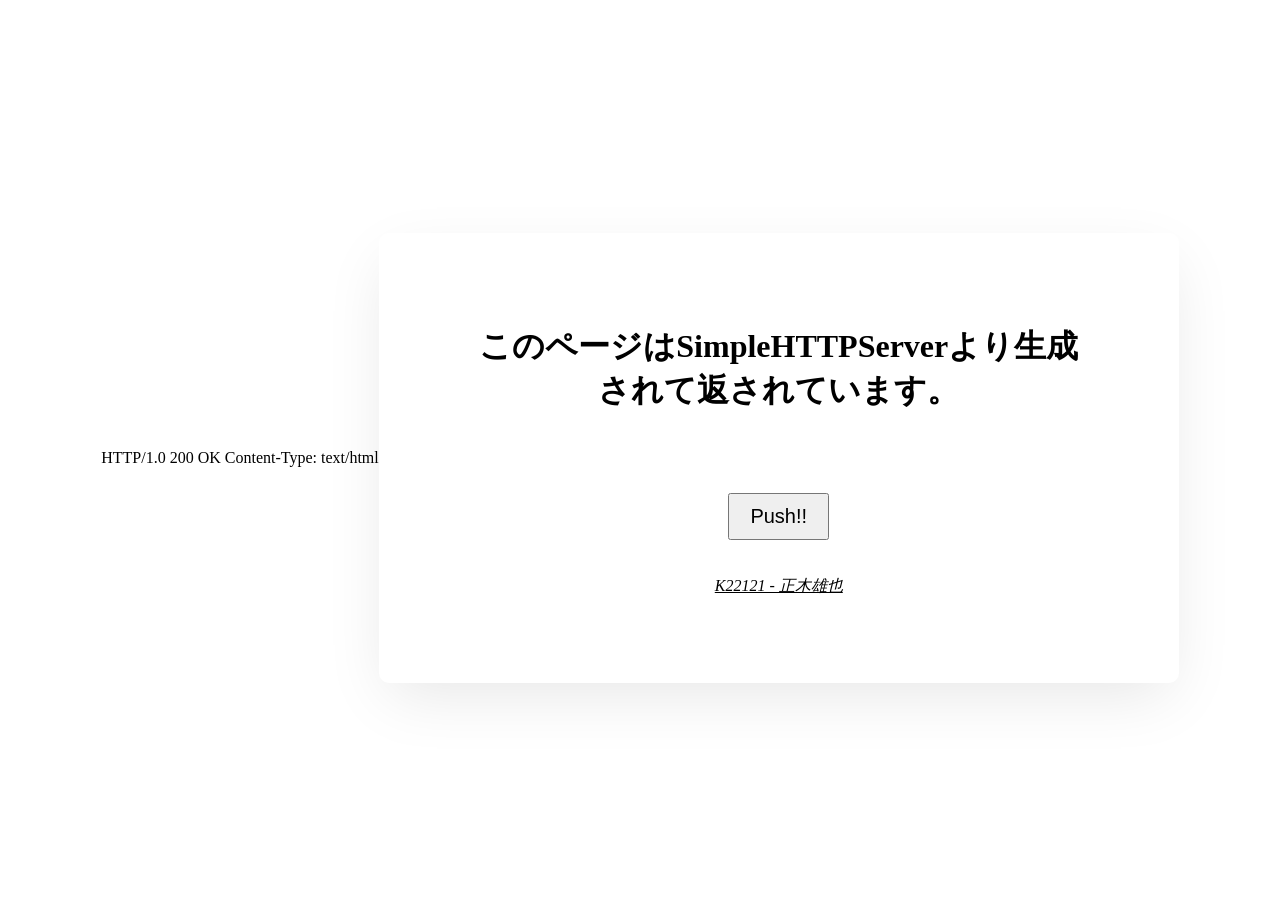
<file: 13/SimpleHTTPServer/www/index.html>
HTTP/1.0 200 OK
Content-Type: text/html

<!DOCTYPE html>
<html lang="ja">

<head>
    <meta name="viewport" content="width=device-width, initial-scale=1">
    <meta charset="UTF-8">
    <title>SimpleHTTPServer</title>
    <link rel="stylesheet" href="style.css">
</head>

<body>
    <main>
        <h1>このページはSimpleHTTPServerより生成されて返されています。</h1>
        <p><button class="fire">Push!!</button></p>
        <p class="copyright">K22121 - 正木雄也</p>
    </main>
    <script src="script.js"></script>
</body>
</html>
</file>
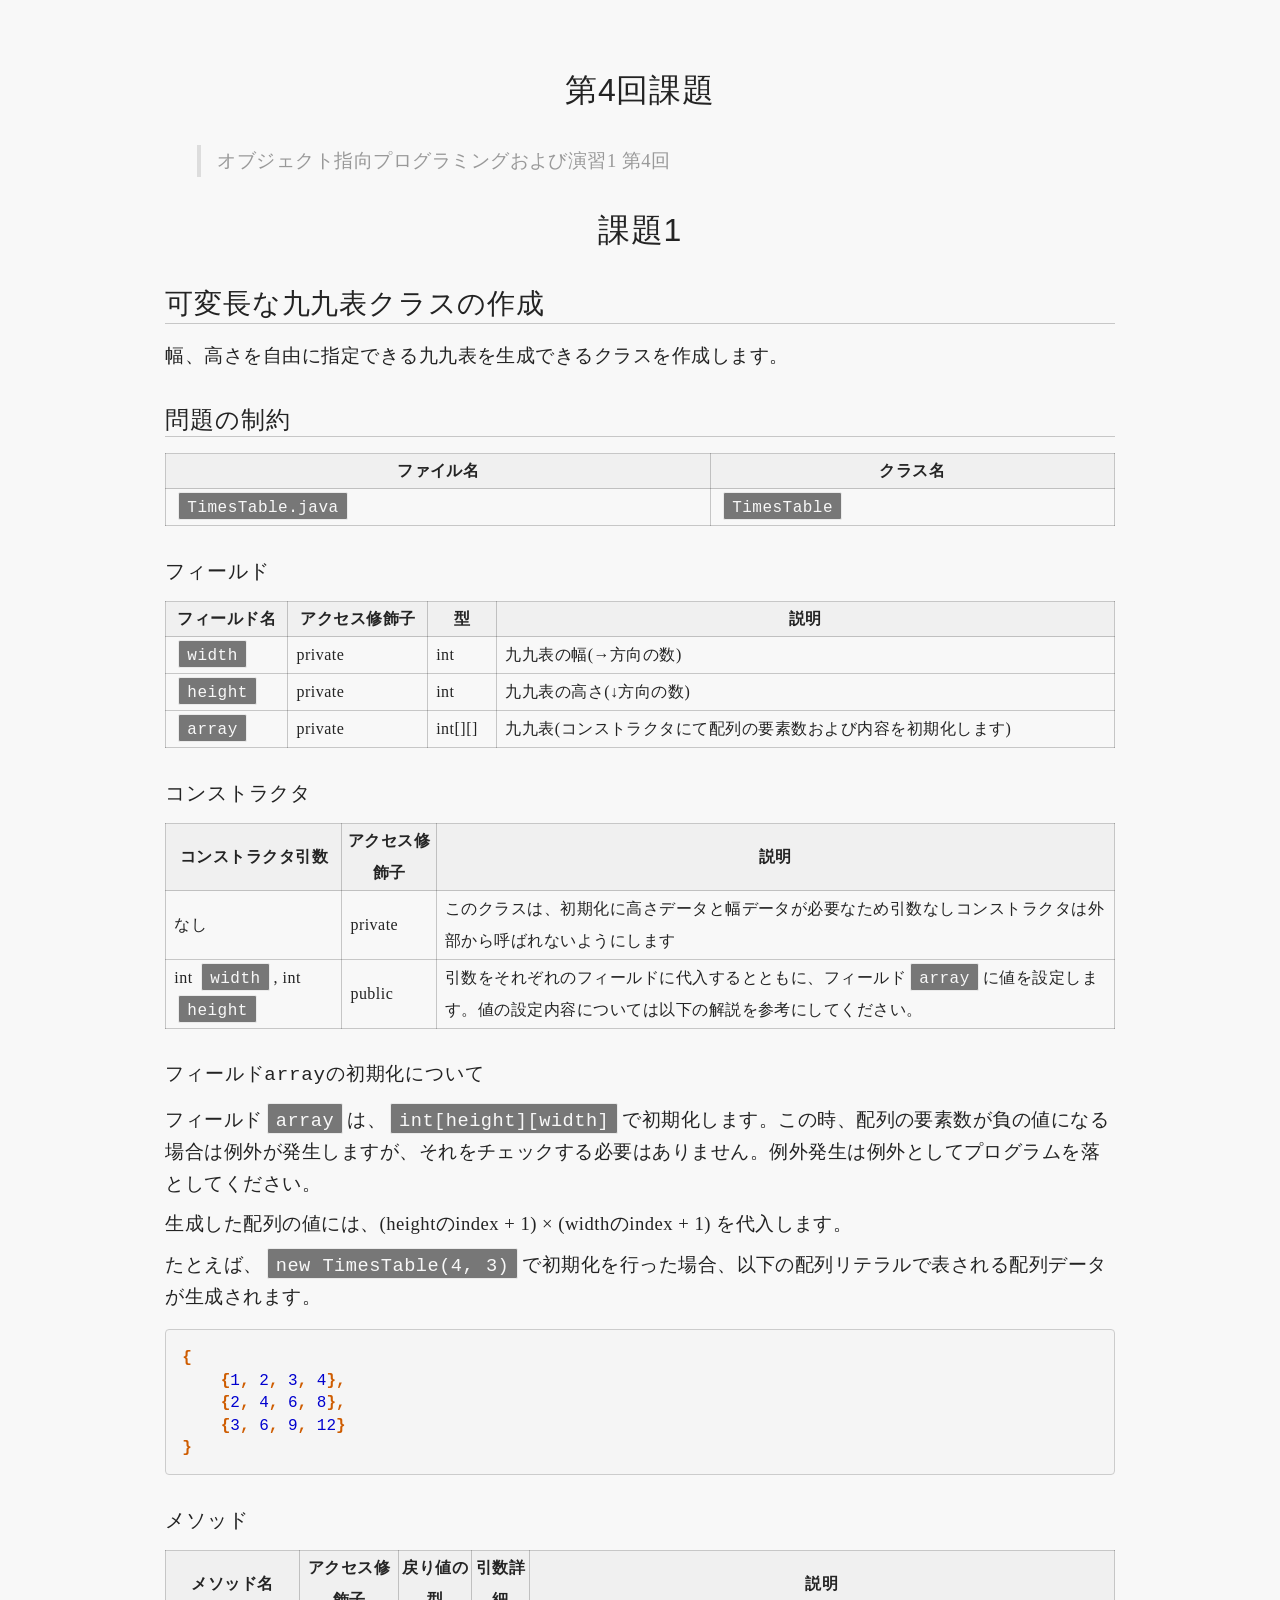
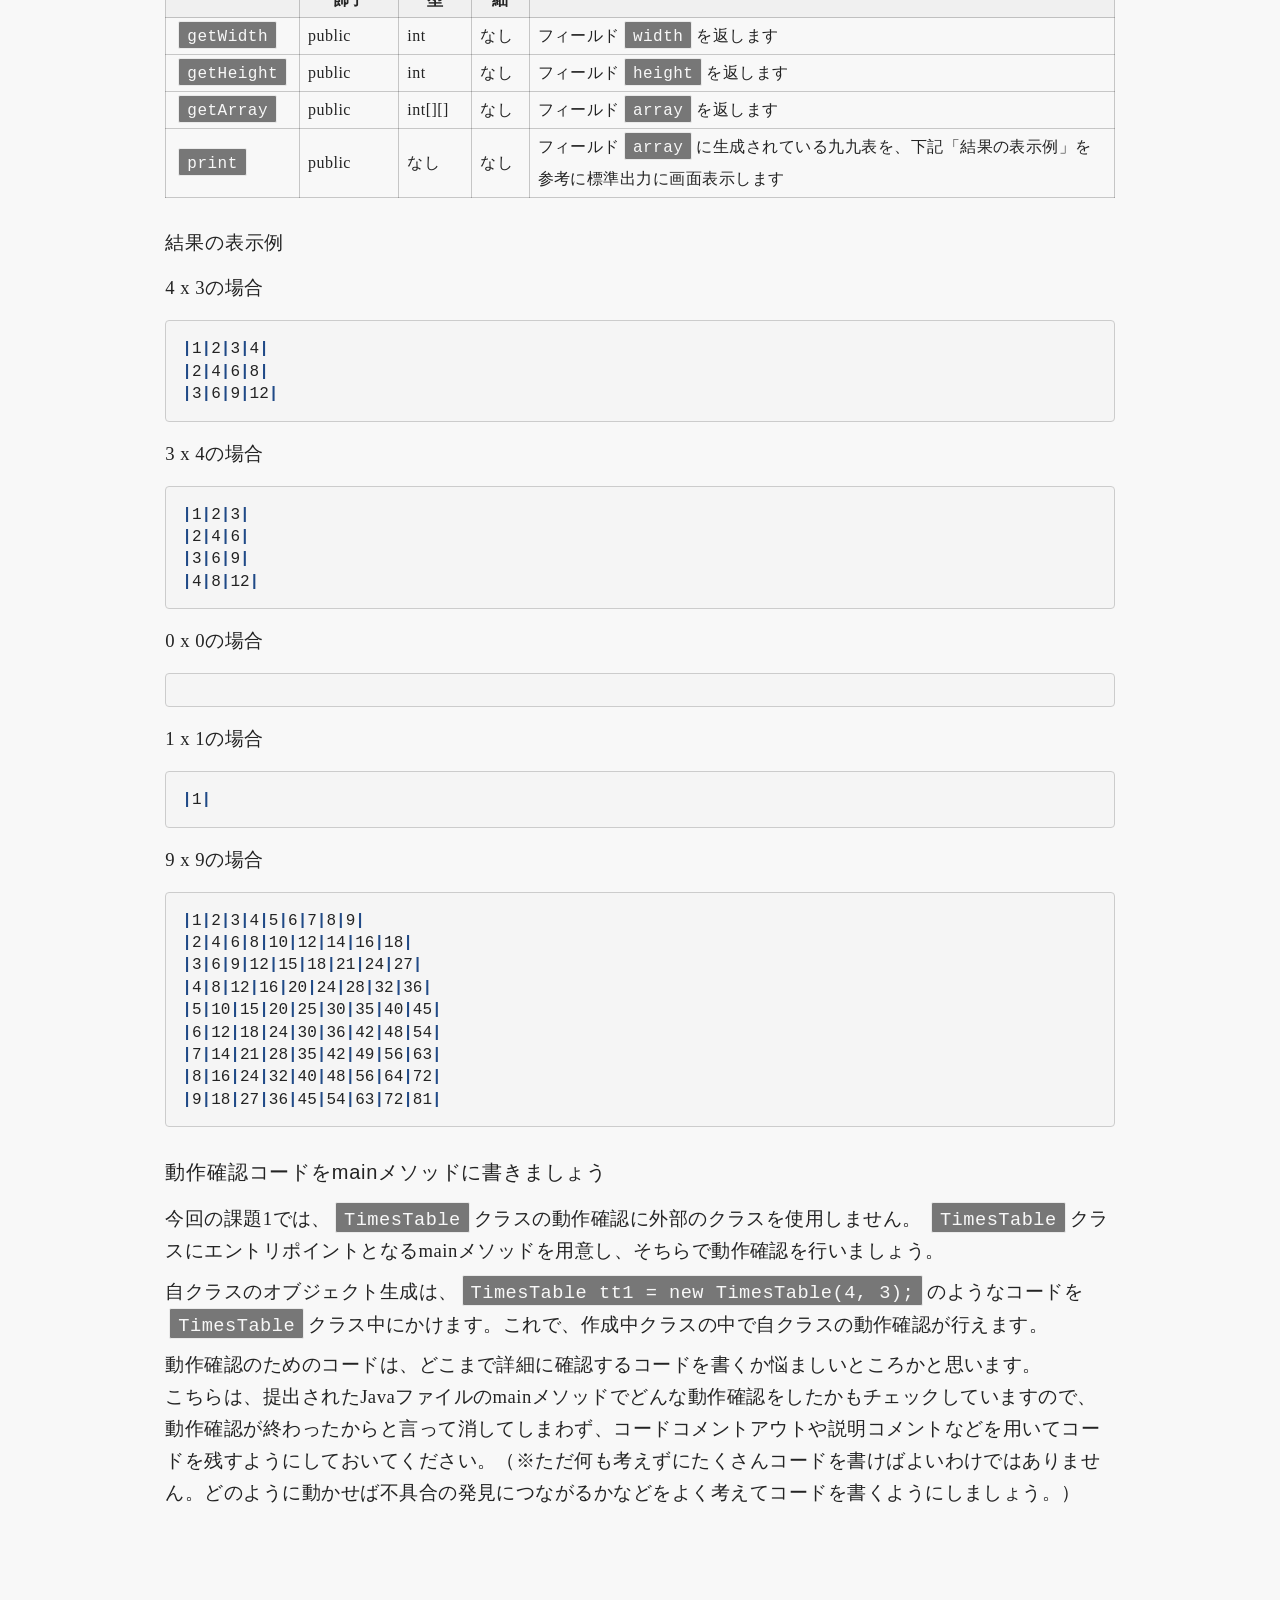
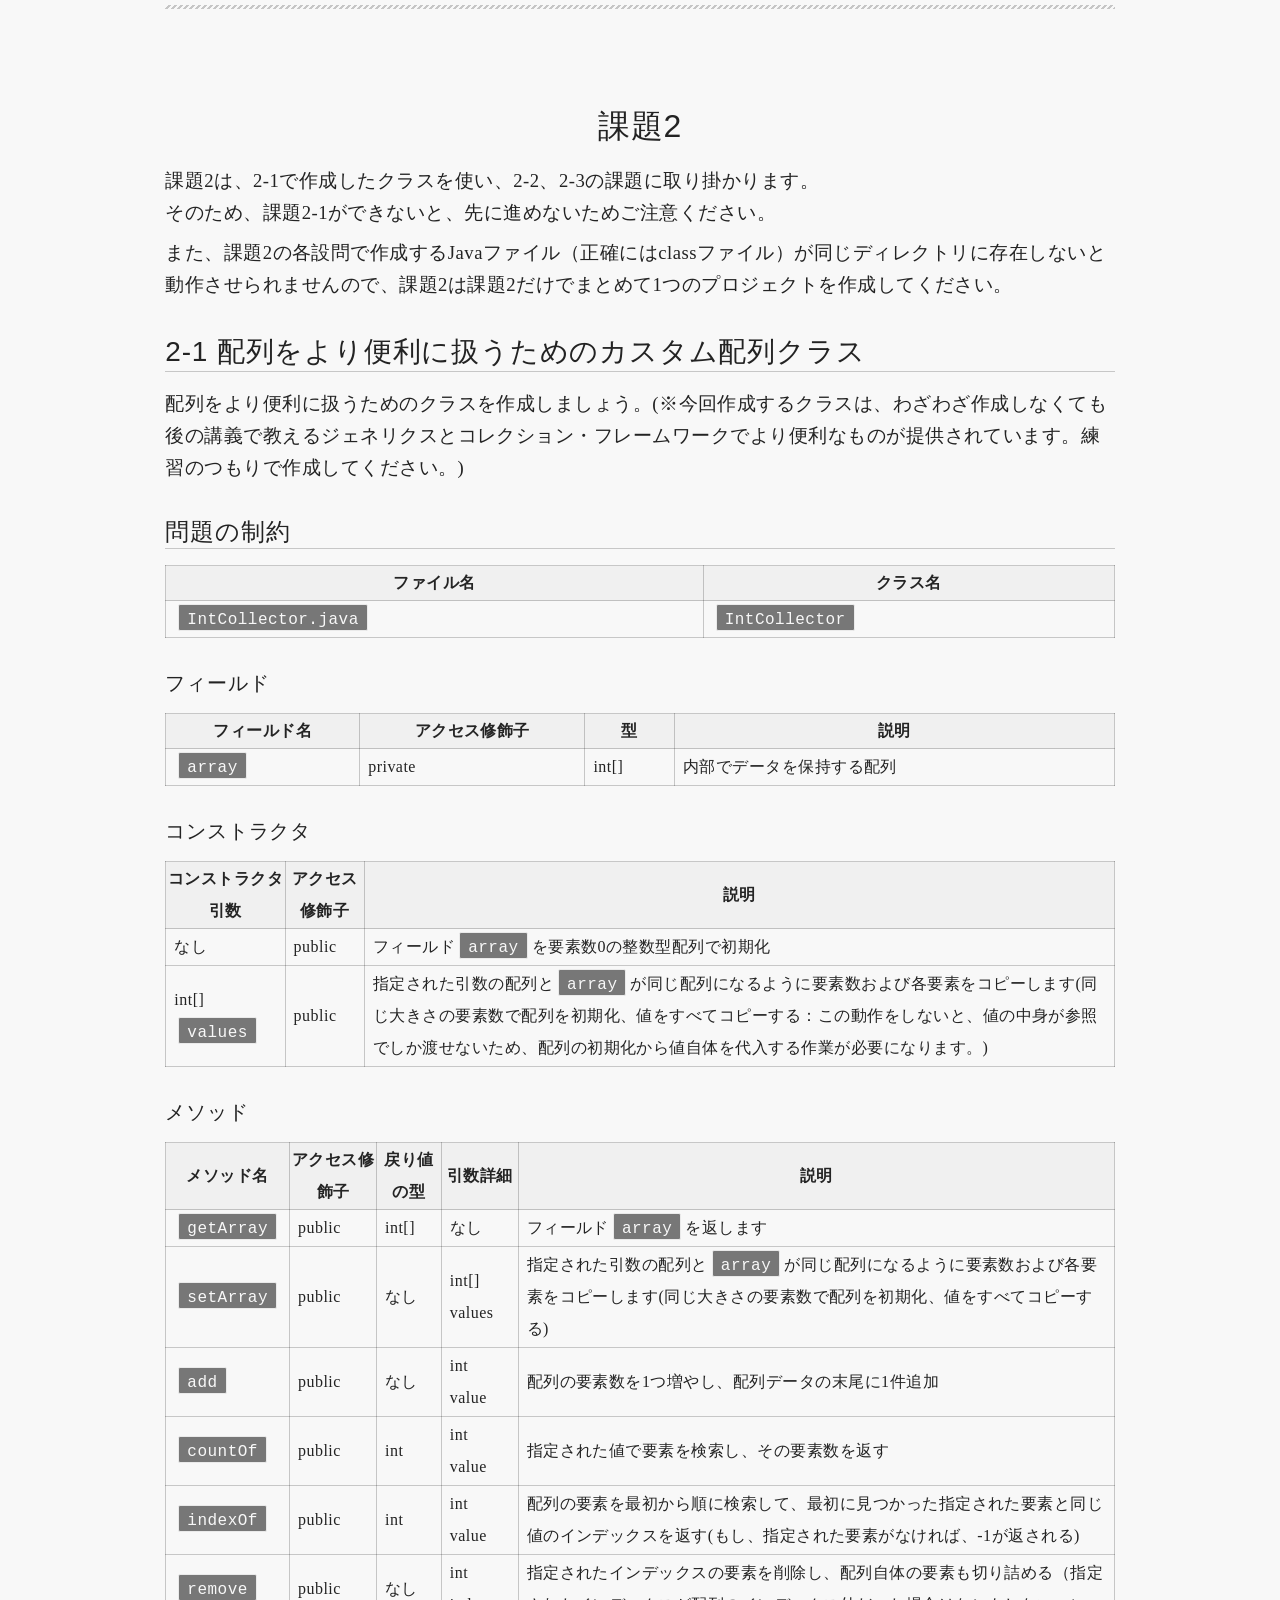
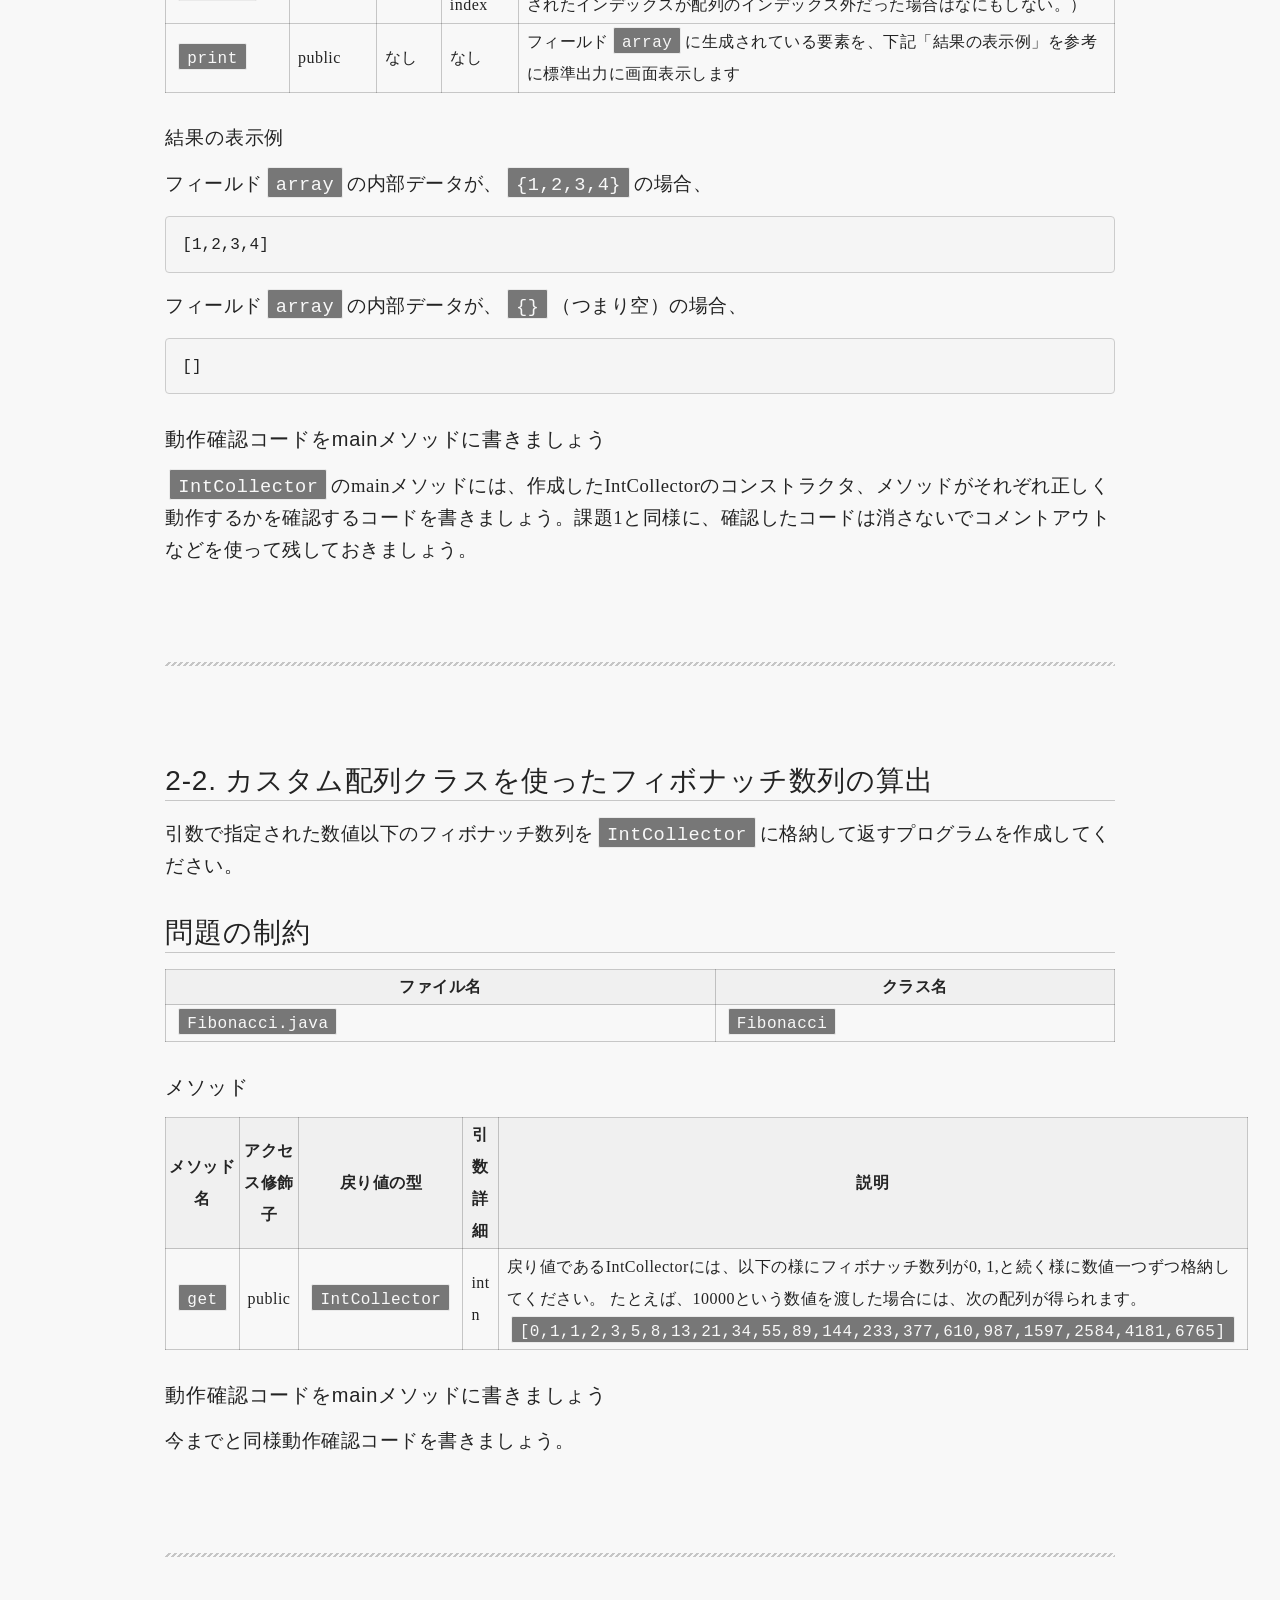
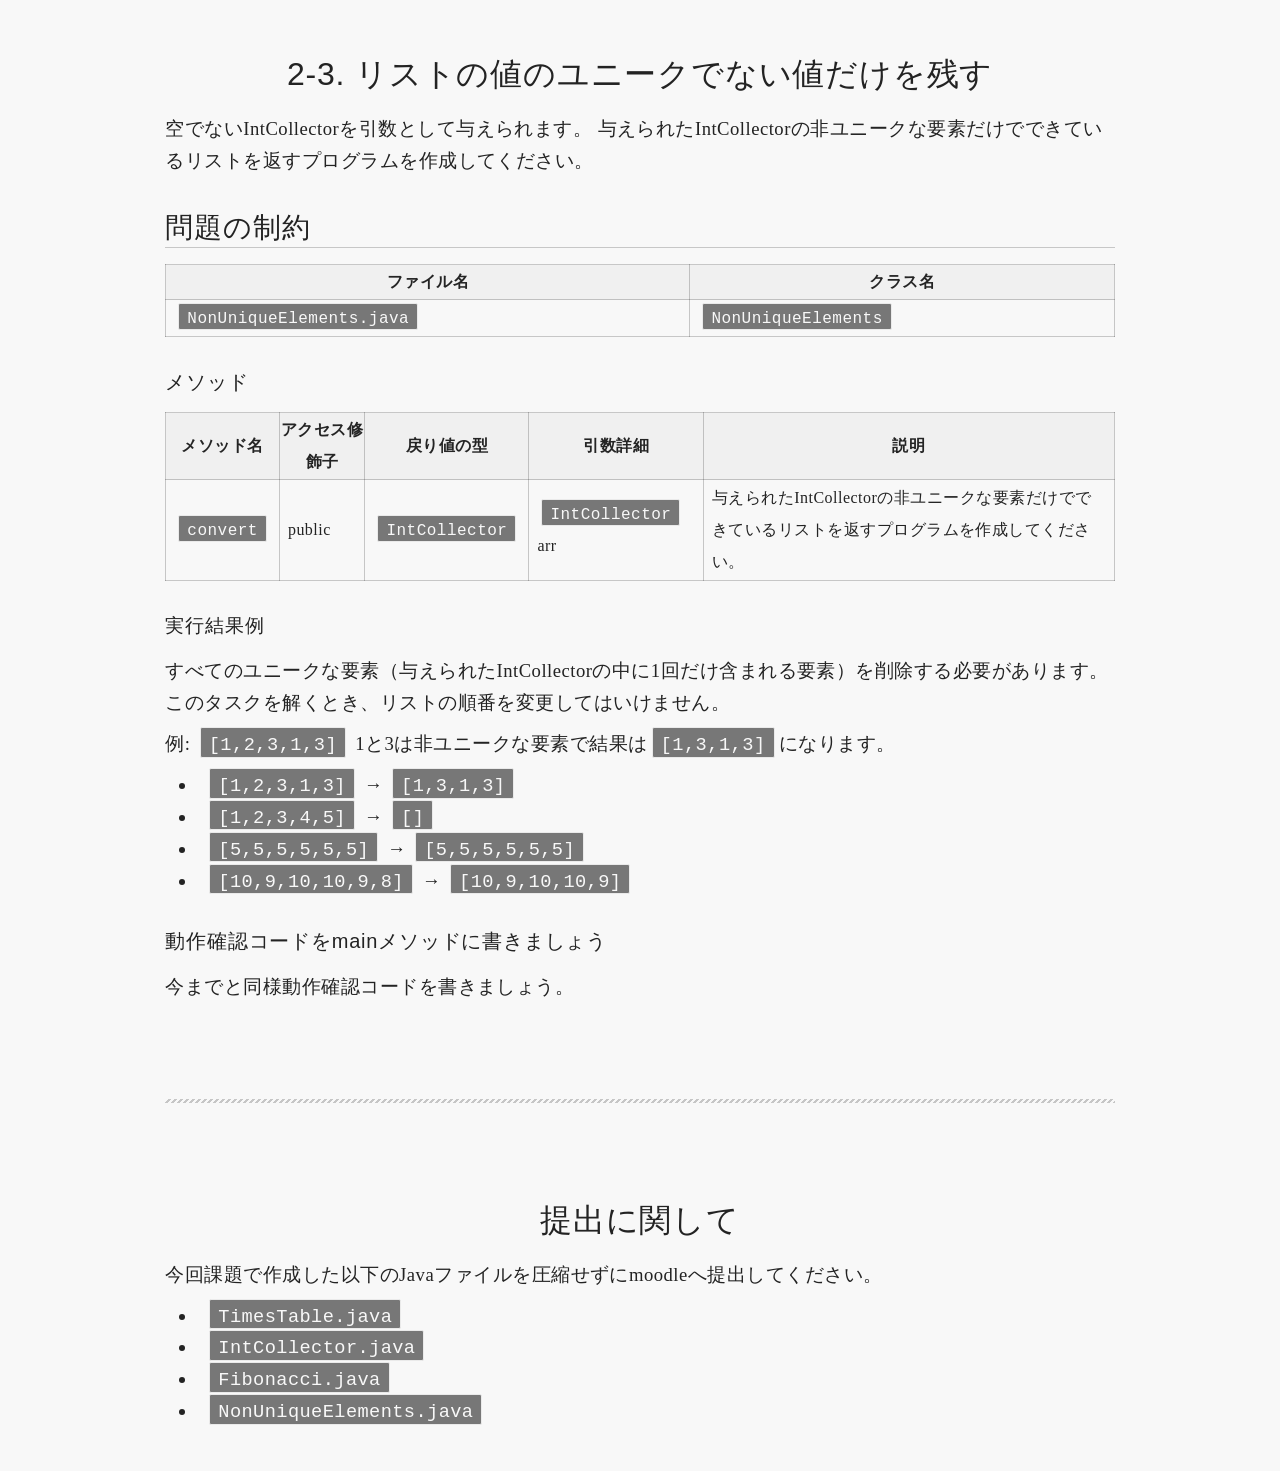
<file: 04/04-04-第4回課題.html>
<!DOCTYPE html>
<html lang="ja">
<head>
  <meta charset="utf-8">
  <meta name="viewport" content="width=device-width, initial-scale=1.0, user-scalable=yes">
  <meta name="robots" content="noindex,nofollow,noarchive">
  <meta name="generator" content="pandoc">
  <title>第4回課題</title>
  <!--[if lt IE 9]>
    <script src="http://html5shim.googlecode.com/svn/trunk/html5.js"></script>
  <![endif]-->
  <style type="text/css">
pre > code.sourceCode { white-space: pre; position: relative; }
pre > code.sourceCode > span { display: inline-block; line-height: 1.25; }
pre > code.sourceCode > span:empty { height: 1.2em; }
.sourceCode { overflow: visible; }
code.sourceCode > span { color: inherit; text-decoration: inherit; }
div.sourceCode { margin: 1em 0; }
pre.sourceCode { margin: 0; }
@media screen {
div.sourceCode { overflow: auto; }
}
@media print {
pre > code.sourceCode { white-space: pre-wrap; }
pre > code.sourceCode > span { text-indent: -5em; padding-left: 5em; }
}
pre.numberSource code
{ counter-reset: source-line 0; }
pre.numberSource code > span
{ position: relative; left: -4em; counter-increment: source-line; }
pre.numberSource code > span > a:first-child::before
{ content: counter(source-line);
position: relative; left: -1em; text-align: right; vertical-align: baseline;
border: none; display: inline-block;
-webkit-touch-callout: none; -webkit-user-select: none;
-khtml-user-select: none; -moz-user-select: none;
-ms-user-select: none; user-select: none;
padding: 0 4px; width: 4em;
color: #aaaaaa;
}
pre.numberSource { margin-left: 3em; border-left: 1px solid #aaaaaa; padding-left: 4px; }
div.sourceCode
{ background-color: #f8f8f8; }
@media screen {
pre > code.sourceCode > span > a:first-child::before { text-decoration: underline; }
}
code span.al { color: #ef2929; } 
code span.an { color: #8f5902; font-weight: bold; font-style: italic; } 
code span.at { color: #c4a000; } 
code span.bn { color: #0000cf; } 
code span.cf { color: #204a87; font-weight: bold; } 
code span.ch { color: #4e9a06; } 
code span.cn { color: #000000; } 
code span.co { color: #8f5902; font-style: italic; } 
code span.cv { color: #8f5902; font-weight: bold; font-style: italic; } 
code span.do { color: #8f5902; font-weight: bold; font-style: italic; } 
code span.dt { color: #204a87; } 
code span.dv { color: #0000cf; } 
code span.er { color: #a40000; font-weight: bold; } 
code span.ex { } 
code span.fl { color: #0000cf; } 
code span.fu { color: #000000; } 
code span.im { } 
code span.in { color: #8f5902; font-weight: bold; font-style: italic; } 
code span.kw { color: #204a87; font-weight: bold; } 
code span.op { color: #ce5c00; font-weight: bold; } 
code span.ot { color: #8f5902; } 
code span.pp { color: #8f5902; font-style: italic; } 
code span.sc { color: #000000; } 
code span.ss { color: #4e9a06; } 
code span.st { color: #4e9a06; } 
code span.va { color: #000000; } 
code span.vs { color: #4e9a06; } 
code span.wa { color: #8f5902; font-weight: bold; font-style: italic; } 
</style>
<style type="text/css">
*,
*::before,
*::after {
box-sizing: border-box;
}
code {
white-space: pre-wrap;
}
span.smallcaps {
font-variant: small-caps;
}
span.underline {
text-decoration: underline;
}
div.column {
display: inline-block;
vertical-align: top;
width: 50%;
}
body {
font-size: 14pt;
font-family: -apple-system, BlinkMacSystemFont, "Helvetica Neue", YuGothic, "ヒラギノ角ゴ ProN W3", Hiragino Kaku Gothic ProN,
Arial, "メイリオ", Meiryo, sans-serif;
max-width: 1024px;
margin: 0 auto;
padding: 2em;
background-color: #f8f8f8;
color: #232323;
}
hr {
height: 4px;
padding: 0;
margin: 6rem 0;
background-color: #e7e7e7;
border: 0 none;
background:
url("[data-uri]");
}
p,
table {
font-family: "游明朝", YuMincho, "ヒラギノ明朝 ProN W3", "Hiragino Mincho ProN", "HG明朝E", "ＭＳ Ｐ明朝", "ＭＳ 明朝", serif;
margin-top: 0.5rem;
margin-bottom: 0.5rem;
line-height: 2rem;
letter-spacing: 0.03rem;
}
strong {
text-decoration: none;
color: hsla(0, 75%, 55%, 1);
}
h1,
h2,
h3,
h4,
h5,
h6 {
font-weight: normal;
color: #232323;
letter-spacing: 0.05rem;
margin-top: 2rem;
}
h1 {
font-size: 2rem;
margin: 2rem auto 1rem;
text-align: center;
}
h2 {
font-size: 1.75rem;
border-bottom: 1px solid rgba(0, 0, 0, 0.2);
margin: 2rem 0 1rem;
}
h3 {
font-size: 1.5rem;
border-bottom: 1px solid rgba(0, 0, 0, 0.2);
margin: 2rem 0 1rem;
}
h4 {
font-size: 1.25rem;
margin: 2rem 0 1rem;
}
h5 {
font-size: 1.2rem;
margin: 2rem 0 1rem;
}
h6 {
font-size: 1.1rem;
margin: 2rem 0 1rem;
}
ul,
ol {
font-family: "游明朝", YuMincho, "ヒラギノ明朝 ProN W3", "Hiragino Mincho ProN", "HG明朝E", "ＭＳ Ｐ明朝", "ＭＳ 明朝", serif;
line-height: 1.6;
letter-spacing: 0.025rem;
margin-top: 0.5rem;
margin-bottom: 0.5rem;
padding-left: 2rem;
}
ul li,
ol li {
padding-left: .5rem;
}
ul ul,
ol ul,
ul ol,
ol ol {
padding-left: 1.5rem;
}
table {
border-collapse: collapse;
border: 1px solid rgba(0, 0, 0, 0.2);
max-width: 100%;
width: 100% !important;
font-size: 1rem;
overflow: auto;
}
table th {
text-align: center;
font-weight: nomal;
background-color: #f0f0f0;
color: rgba(0, 0, 0, 0.85);
border: 1px solid rgba(0, 0, 0, 0.2);
}
table tr {
border: 1px solid rgba(0, 0, 0, 0.2);
padding: 2px 8px;
}
table td {
border: 1px solid rgba(0, 0, 0, 0.2);
padding: 2px 8px;
}
a {
color: #5484c8;
}
.margin-clear {
margin-left: 0;
}
blockquote {
border-left: 4px #ddd solid;
padding: 0;
margin: 2rem;
}
blockquote * {
color: #999;
}
blockquote p {
padding: 0 1rem;
text-indent: 0;
}
img,
iframe,
figure {
max-width: 100%;
}
p img {
display: block;
max-width: 100%;
margin: 0 auto;
}
pre,
code,
var,
samp,
kbd,
.mono {
font-family: "Ricty Diminished", "Consolas", 'Courier New', Courier, Monaco, monospace;
line-height: 1.2;
}
table code,
p code,
ul code,
ol code {
display: inline-block;
border: 1px solid #eaeaea;
background-color: rgb(119, 119, 119);
color: #f8f8f8;
white-space: nowrap;
border-radius: 2px;
display: inline-block;
padding-top: 6px;
padding-left: 8px;
padding-right: 8px;
padding-bottom: 0px;
margin: 0 4px;
}
pre code {
border: 1px solid #eaeaea;
background-color: #f5f5f5;
border-radius: 2px;
margin: 0;
padding: 0;
white-space: pre-wrap;
font-size: 1rem;
}
.highlight pre {
background-color: #f5f5f5;
border: 1px solid #cccccc;
overflow: auto;
padding: 6px 10px;
border-radius: 4px;
}
div.sourceCode {
background-color: #f5f5f5;
border: 1px solid #cccccc;
margin-top: 1rem;
margin-bottom: 1rem;
border-radius: 4px;
padding: 1rem;
}
div.sourceCode pre,
div.sourceCode code {
background-color: transparent;
margin: 0;
}
pre code,
pre tt {
background-color: transparent;
border: none;
}
table.sourceCode,
tr.sourceCode,
td.lineNumbers,
td.sourceCode {
margin: 0;
padding: 0;
vertical-align: top;
border: none;
}
table.sourceCode pre {
padding: 2px;
margin: 0;
border: none;
color: inherit;
}
table.sourceCode code {
color: inherit;
}
table.sourceCode {
width: 100%;
line-height: 100%;
}
td.lineNumbers {
text-align: right;
color: #aaaaaa;
border-right: 1px solid #aaaaaa;
}
#footnotes hr {
margin-bottom: 1rem;
position: relative;
}
</style>
</head>
<body>
  <header>
  <h1 class="title">第4回課題</h1>
        </header>
<blockquote>
<p>オブジェクト指向プログラミングおよび演習1 第4回</p>
</blockquote>
<h1 id="課題1">課題1</h1>
<h2 id="可変長な九九表クラスの作成">可変長な九九表クラスの作成</h2>
<p>幅、高さを自由に指定できる九九表を生成できるクラスを作成します。</p>
<h3 id="問題の制約">問題の制約</h3>
<table>
<thead>
<tr class="header">
<th>ファイル名</th>
<th>クラス名</th>
</tr>
</thead>
<tbody>
<tr class="odd">
<td><code>TimesTable.java</code></td>
<td><code>TimesTable</code></td>
</tr>
</tbody>
</table>
<h4 id="フィールド">フィールド</h4>
<table>
<thead>
<tr class="header">
<th>フィールド名</th>
<th>アクセス修飾子</th>
<th>型</th>
<th>説明</th>
</tr>
</thead>
<tbody>
<tr class="odd">
<td><code>width</code></td>
<td>private</td>
<td>int</td>
<td>九九表の幅(→方向の数)</td>
</tr>
<tr class="even">
<td><code>height</code></td>
<td>private</td>
<td>int</td>
<td>九九表の高さ(↓方向の数)</td>
</tr>
<tr class="odd">
<td><code>array</code></td>
<td>private</td>
<td>int[][]</td>
<td>九九表(コンストラクタにて配列の要素数および内容を初期化します)</td>
</tr>
</tbody>
</table>
<h4 id="コンストラクタ">コンストラクタ</h4>
<table>
<thead>
<tr class="header">
<th>コンストラクタ引数</th>
<th>アクセス修飾子</th>
<th>説明</th>
</tr>
</thead>
<tbody>
<tr class="odd">
<td>なし</td>
<td>private</td>
<td>このクラスは、初期化に高さデータと幅データが必要なため引数なしコンストラクタは外部から呼ばれないようにします</td>
</tr>
<tr class="even">
<td>int <code>width</code>, int <code>height</code></td>
<td>public</td>
<td>引数をそれぞれのフィールドに代入するとともに、フィールド<code>array</code>に値を設定します。値の設定内容については以下の解説を参考にしてください。</td>
</tr>
</tbody>
</table>
<h5 id="フィールドarrayの初期化について">フィールド<code>array</code>の初期化について</h5>
<p>フィールド<code>array</code>は、<code>int[height][width]</code>で初期化します。この時、配列の要素数が負の値になる場合は例外が発生しますが、それをチェックする必要はありません。例外発生は例外としてプログラムを落としてください。</p>
<p>生成した配列の値には、(heightのindex + 1) × (widthのindex + 1)
を代入します。</p>
<p>たとえば、<code>new TimesTable(4, 3)</code>で初期化を行った場合、以下の配列リテラルで表される配列データが生成されます。</p>
<div class="sourceCode" id="cb1"><pre class="sourceCode java"><code class="sourceCode java"><span id="cb1-1"><a href="#cb1-1" aria-hidden="true" tabindex="-1"></a><span class="op">{</span></span>
<span id="cb1-2"><a href="#cb1-2" aria-hidden="true" tabindex="-1"></a>    <span class="op">{</span><span class="dv">1</span><span class="op">,</span> <span class="dv">2</span><span class="op">,</span> <span class="dv">3</span><span class="op">,</span> <span class="dv">4</span><span class="op">},</span></span>
<span id="cb1-3"><a href="#cb1-3" aria-hidden="true" tabindex="-1"></a>    <span class="op">{</span><span class="dv">2</span><span class="op">,</span> <span class="dv">4</span><span class="op">,</span> <span class="dv">6</span><span class="op">,</span> <span class="dv">8</span><span class="op">},</span></span>
<span id="cb1-4"><a href="#cb1-4" aria-hidden="true" tabindex="-1"></a>    <span class="op">{</span><span class="dv">3</span><span class="op">,</span> <span class="dv">6</span><span class="op">,</span> <span class="dv">9</span><span class="op">,</span> <span class="dv">12</span><span class="op">}</span></span>
<span id="cb1-5"><a href="#cb1-5" aria-hidden="true" tabindex="-1"></a><span class="op">}</span></span></code></pre></div>
<h4 id="メソッド">メソッド</h4>
<table>
<thead>
<tr class="header">
<th>メソッド名</th>
<th>アクセス修飾子</th>
<th>戻り値の型</th>
<th>引数詳細</th>
<th>説明</th>
</tr>
</thead>
<tbody>
<tr class="odd">
<td><code>getWidth</code></td>
<td>public</td>
<td>int</td>
<td>なし</td>
<td>フィールド<code>width</code>を返します</td>
</tr>
<tr class="even">
<td><code>getHeight</code></td>
<td>public</td>
<td>int</td>
<td>なし</td>
<td>フィールド<code>height</code>を返します</td>
</tr>
<tr class="odd">
<td><code>getArray</code></td>
<td>public</td>
<td>int[][]</td>
<td>なし</td>
<td>フィールド<code>array</code>を返します</td>
</tr>
<tr class="even">
<td><code>print</code></td>
<td>public</td>
<td>なし</td>
<td>なし</td>
<td>フィールド<code>array</code>に生成されている九九表を、下記「結果の表示例」を参考に標準出力に画面表示します</td>
</tr>
</tbody>
</table>
<h5 id="結果の表示例">結果の表示例</h5>
<p>4 x 3の場合</p>
<div class="sourceCode" id="cb2"><pre class="sourceCode bash"><code class="sourceCode bash"><span id="cb2-1"><a href="#cb2-1" aria-hidden="true" tabindex="-1"></a><span class="kw">|</span><span class="ex">1</span><span class="kw">|</span><span class="ex">2</span><span class="kw">|</span><span class="ex">3</span><span class="kw">|</span><span class="ex">4</span><span class="kw">|</span></span>
<span id="cb2-2"><a href="#cb2-2" aria-hidden="true" tabindex="-1"></a><span class="kw">|</span><span class="ex">2</span><span class="kw">|</span><span class="ex">4</span><span class="kw">|</span><span class="ex">6</span><span class="kw">|</span><span class="ex">8</span><span class="kw">|</span></span>
<span id="cb2-3"><a href="#cb2-3" aria-hidden="true" tabindex="-1"></a><span class="kw">|</span><span class="ex">3</span><span class="kw">|</span><span class="ex">6</span><span class="kw">|</span><span class="ex">9</span><span class="kw">|</span><span class="ex">12</span><span class="kw">|</span></span></code></pre></div>
<p>3 x 4の場合</p>
<div class="sourceCode" id="cb3"><pre class="sourceCode bash"><code class="sourceCode bash"><span id="cb3-1"><a href="#cb3-1" aria-hidden="true" tabindex="-1"></a><span class="kw">|</span><span class="ex">1</span><span class="kw">|</span><span class="ex">2</span><span class="kw">|</span><span class="ex">3</span><span class="kw">|</span></span>
<span id="cb3-2"><a href="#cb3-2" aria-hidden="true" tabindex="-1"></a><span class="kw">|</span><span class="ex">2</span><span class="kw">|</span><span class="ex">4</span><span class="kw">|</span><span class="ex">6</span><span class="kw">|</span></span>
<span id="cb3-3"><a href="#cb3-3" aria-hidden="true" tabindex="-1"></a><span class="kw">|</span><span class="ex">3</span><span class="kw">|</span><span class="ex">6</span><span class="kw">|</span><span class="ex">9</span><span class="kw">|</span></span>
<span id="cb3-4"><a href="#cb3-4" aria-hidden="true" tabindex="-1"></a><span class="kw">|</span><span class="ex">4</span><span class="kw">|</span><span class="ex">8</span><span class="kw">|</span><span class="ex">12</span><span class="kw">|</span></span></code></pre></div>
<p>0 x 0の場合</p>
<div class="sourceCode" id="cb4"><pre class="sourceCode bash"><code class="sourceCode bash"></code></pre></div>
<p>1 x 1の場合</p>
<div class="sourceCode" id="cb5"><pre class="sourceCode bash"><code class="sourceCode bash"><span id="cb5-1"><a href="#cb5-1" aria-hidden="true" tabindex="-1"></a><span class="kw">|</span><span class="ex">1</span><span class="kw">|</span></span></code></pre></div>
<p>9 x 9の場合</p>
<div class="sourceCode" id="cb6"><pre class="sourceCode bash"><code class="sourceCode bash"><span id="cb6-1"><a href="#cb6-1" aria-hidden="true" tabindex="-1"></a><span class="kw">|</span><span class="ex">1</span><span class="kw">|</span><span class="ex">2</span><span class="kw">|</span><span class="ex">3</span><span class="kw">|</span><span class="ex">4</span><span class="kw">|</span><span class="ex">5</span><span class="kw">|</span><span class="ex">6</span><span class="kw">|</span><span class="ex">7</span><span class="kw">|</span><span class="ex">8</span><span class="kw">|</span><span class="ex">9</span><span class="kw">|</span></span>
<span id="cb6-2"><a href="#cb6-2" aria-hidden="true" tabindex="-1"></a><span class="kw">|</span><span class="ex">2</span><span class="kw">|</span><span class="ex">4</span><span class="kw">|</span><span class="ex">6</span><span class="kw">|</span><span class="ex">8</span><span class="kw">|</span><span class="ex">10</span><span class="kw">|</span><span class="ex">12</span><span class="kw">|</span><span class="ex">14</span><span class="kw">|</span><span class="ex">16</span><span class="kw">|</span><span class="ex">18</span><span class="kw">|</span></span>
<span id="cb6-3"><a href="#cb6-3" aria-hidden="true" tabindex="-1"></a><span class="kw">|</span><span class="ex">3</span><span class="kw">|</span><span class="ex">6</span><span class="kw">|</span><span class="ex">9</span><span class="kw">|</span><span class="ex">12</span><span class="kw">|</span><span class="ex">15</span><span class="kw">|</span><span class="ex">18</span><span class="kw">|</span><span class="ex">21</span><span class="kw">|</span><span class="ex">24</span><span class="kw">|</span><span class="ex">27</span><span class="kw">|</span></span>
<span id="cb6-4"><a href="#cb6-4" aria-hidden="true" tabindex="-1"></a><span class="kw">|</span><span class="ex">4</span><span class="kw">|</span><span class="ex">8</span><span class="kw">|</span><span class="ex">12</span><span class="kw">|</span><span class="ex">16</span><span class="kw">|</span><span class="ex">20</span><span class="kw">|</span><span class="ex">24</span><span class="kw">|</span><span class="ex">28</span><span class="kw">|</span><span class="ex">32</span><span class="kw">|</span><span class="ex">36</span><span class="kw">|</span></span>
<span id="cb6-5"><a href="#cb6-5" aria-hidden="true" tabindex="-1"></a><span class="kw">|</span><span class="ex">5</span><span class="kw">|</span><span class="ex">10</span><span class="kw">|</span><span class="ex">15</span><span class="kw">|</span><span class="ex">20</span><span class="kw">|</span><span class="ex">25</span><span class="kw">|</span><span class="ex">30</span><span class="kw">|</span><span class="ex">35</span><span class="kw">|</span><span class="ex">40</span><span class="kw">|</span><span class="ex">45</span><span class="kw">|</span></span>
<span id="cb6-6"><a href="#cb6-6" aria-hidden="true" tabindex="-1"></a><span class="kw">|</span><span class="ex">6</span><span class="kw">|</span><span class="ex">12</span><span class="kw">|</span><span class="ex">18</span><span class="kw">|</span><span class="ex">24</span><span class="kw">|</span><span class="ex">30</span><span class="kw">|</span><span class="ex">36</span><span class="kw">|</span><span class="ex">42</span><span class="kw">|</span><span class="ex">48</span><span class="kw">|</span><span class="ex">54</span><span class="kw">|</span></span>
<span id="cb6-7"><a href="#cb6-7" aria-hidden="true" tabindex="-1"></a><span class="kw">|</span><span class="ex">7</span><span class="kw">|</span><span class="ex">14</span><span class="kw">|</span><span class="ex">21</span><span class="kw">|</span><span class="ex">28</span><span class="kw">|</span><span class="ex">35</span><span class="kw">|</span><span class="ex">42</span><span class="kw">|</span><span class="ex">49</span><span class="kw">|</span><span class="ex">56</span><span class="kw">|</span><span class="ex">63</span><span class="kw">|</span></span>
<span id="cb6-8"><a href="#cb6-8" aria-hidden="true" tabindex="-1"></a><span class="kw">|</span><span class="ex">8</span><span class="kw">|</span><span class="ex">16</span><span class="kw">|</span><span class="ex">24</span><span class="kw">|</span><span class="ex">32</span><span class="kw">|</span><span class="ex">40</span><span class="kw">|</span><span class="ex">48</span><span class="kw">|</span><span class="ex">56</span><span class="kw">|</span><span class="ex">64</span><span class="kw">|</span><span class="ex">72</span><span class="kw">|</span></span>
<span id="cb6-9"><a href="#cb6-9" aria-hidden="true" tabindex="-1"></a><span class="kw">|</span><span class="ex">9</span><span class="kw">|</span><span class="ex">18</span><span class="kw">|</span><span class="ex">27</span><span class="kw">|</span><span class="ex">36</span><span class="kw">|</span><span class="ex">45</span><span class="kw">|</span><span class="ex">54</span><span class="kw">|</span><span class="ex">63</span><span class="kw">|</span><span class="ex">72</span><span class="kw">|</span><span class="ex">81</span><span class="kw">|</span></span></code></pre></div>
<h4 id="動作確認コードをmainメソッドに書きましょう">動作確認コードをmainメソッドに書きましょう</h4>
<p>今回の課題1では、<code>TimesTable</code>クラスの動作確認に外部のクラスを使用しません。
<code>TimesTable</code>クラスにエントリポイントとなるmainメソッドを用意し、そちらで動作確認を行いましょう。</p>
<p>自クラスのオブジェクト生成は、<code>TimesTable tt1 = new TimesTable(4, 3);</code>のようなコードを<code>TimesTable</code>クラス中にかけます。これで、作成中クラスの中で自クラスの動作確認が行えます。</p>
<p>動作確認のためのコードは、どこまで詳細に確認するコードを書くか悩ましいところかと思います。<br />
こちらは、提出されたJavaファイルのmainメソッドでどんな動作確認をしたかもチェックしていますので、動作確認が終わったからと言って消してしまわず、コードコメントアウトや説明コメントなどを用いてコードを残すようにしておいてください。（※ただ何も考えずにたくさんコードを書けばよいわけではありません。どのように動かせば不具合の発見につながるかなどをよく考えてコードを書くようにしましょう。）</p>
<hr />
<h1 id="課題2">課題2</h1>
<p>課題2は、2-1で作成したクラスを使い、2-2、2-3の課題に取り掛かります。<br />
そのため、課題2-1ができないと、先に進めないためご注意ください。</p>
<p>また、課題2の各設問で作成するJavaファイル（正確にはclassファイル）が同じディレクトリに存在しないと動作させられませんので、課題2は課題2だけでまとめて1つのプロジェクトを作成してください。</p>
<h2 id="2-1-配列をより便利に扱うためのカスタム配列クラス">2-1
配列をより便利に扱うためのカスタム配列クラス</h2>
<p>配列をより便利に扱うためのクラスを作成しましょう。(※今回作成するクラスは、わざわざ作成しなくても後の講義で教えるジェネリクスとコレクション・フレームワークでより便利なものが提供されています。練習のつもりで作成してください。)</p>
<h3 id="問題の制約-1">問題の制約</h3>
<table>
<thead>
<tr class="header">
<th>ファイル名</th>
<th>クラス名</th>
</tr>
</thead>
<tbody>
<tr class="odd">
<td><code>IntCollector.java</code></td>
<td><code>IntCollector</code></td>
</tr>
</tbody>
</table>
<h4 id="フィールド-1">フィールド</h4>
<table>
<thead>
<tr class="header">
<th>フィールド名</th>
<th>アクセス修飾子</th>
<th>型</th>
<th>説明</th>
</tr>
</thead>
<tbody>
<tr class="odd">
<td><code>array</code></td>
<td>private</td>
<td>int[]</td>
<td>内部でデータを保持する配列</td>
</tr>
</tbody>
</table>
<h4 id="コンストラクタ-1">コンストラクタ</h4>
<table>
<thead>
<tr class="header">
<th>コンストラクタ引数</th>
<th>アクセス修飾子</th>
<th>説明</th>
</tr>
</thead>
<tbody>
<tr class="odd">
<td>なし</td>
<td>public</td>
<td>フィールド<code>array</code>を要素数0の整数型配列で初期化</td>
</tr>
<tr class="even">
<td>int[] <code>values</code></td>
<td>public</td>
<td>指定された引数の配列と<code>array</code>が同じ配列になるように要素数および各要素をコピーします(同じ大きさの要素数で配列を初期化、値をすべてコピーする：この動作をしないと、値の中身が参照でしか渡せないため、配列の初期化から値自体を代入する作業が必要になります。)</td>
</tr>
</tbody>
</table>
<h4 id="メソッド-1">メソッド</h4>
<table>
<thead>
<tr class="header">
<th>メソッド名</th>
<th>アクセス修飾子</th>
<th>戻り値の型</th>
<th>引数詳細</th>
<th>説明</th>
</tr>
</thead>
<tbody>
<tr class="odd">
<td><code>getArray</code></td>
<td>public</td>
<td>int[]</td>
<td>なし</td>
<td>フィールド<code>array</code>を返します</td>
</tr>
<tr class="even">
<td><code>setArray</code></td>
<td>public</td>
<td>なし</td>
<td>int[] values</td>
<td>指定された引数の配列と<code>array</code>が同じ配列になるように要素数および各要素をコピーします(同じ大きさの要素数で配列を初期化、値をすべてコピーする)</td>
</tr>
<tr class="odd">
<td><code>add</code></td>
<td>public</td>
<td>なし</td>
<td>int value</td>
<td>配列の要素数を1つ増やし、配列データの末尾に1件追加</td>
</tr>
<tr class="even">
<td><code>countOf</code></td>
<td>public</td>
<td>int</td>
<td>int value</td>
<td>指定された値で要素を検索し、その要素数を返す</td>
</tr>
<tr class="odd">
<td><code>indexOf</code></td>
<td>public</td>
<td>int</td>
<td>int value</td>
<td>配列の要素を最初から順に検索して、最初に見つかった指定された要素と同じ値のインデックスを返す(もし、指定された要素がなければ、-1が返される)</td>
</tr>
<tr class="even">
<td><code>remove</code></td>
<td>public</td>
<td>なし</td>
<td>int index</td>
<td>指定されたインデックスの要素を削除し、配列自体の要素も切り詰める（指定されたインデックスが配列のインデックス外だった場合はなにもしない。）</td>
</tr>
<tr class="odd">
<td><code>print</code></td>
<td>public</td>
<td>なし</td>
<td>なし</td>
<td>フィールド<code>array</code>に生成されている要素を、下記「結果の表示例」を参考に標準出力に画面表示します</td>
</tr>
</tbody>
</table>
<h5 id="結果の表示例-1">結果の表示例</h5>
<p>フィールド<code>array</code>の内部データが、<code>{1,2,3,4}</code>の場合、</p>
<div class="sourceCode" id="cb7"><pre class="sourceCode bash"><code class="sourceCode bash"><span id="cb7-1"><a href="#cb7-1" aria-hidden="true" tabindex="-1"></a><span class="ex">[1,2,3,4]</span></span></code></pre></div>
<p>フィールド<code>array</code>の内部データが、<code>{}</code>（つまり空）の場合、</p>
<div class="sourceCode" id="cb8"><pre class="sourceCode bash"><code class="sourceCode bash"><span id="cb8-1"><a href="#cb8-1" aria-hidden="true" tabindex="-1"></a><span class="ex">[]</span></span></code></pre></div>
<h4 id="動作確認コードをmainメソッドに書きましょう-1">動作確認コードをmainメソッドに書きましょう</h4>
<p><code>IntCollector</code>のmainメソッドには、作成したIntCollectorのコンストラクタ、メソッドがそれぞれ正しく動作するかを確認するコードを書きましょう。課題1と同様に、確認したコードは消さないでコメントアウトなどを使って残しておきましょう。</p>
<hr />
<h2 id="2-2-カスタム配列クラスを使ったフィボナッチ数列の算出">2-2.
カスタム配列クラスを使ったフィボナッチ数列の算出</h2>
<p>引数で指定された数値以下のフィボナッチ数列を<code>IntCollector</code>に格納して返すプログラムを作成してください。</p>
<h2 id="問題の制約-2">問題の制約</h2>
<table>
<thead>
<tr class="header">
<th>ファイル名</th>
<th>クラス名</th>
</tr>
</thead>
<tbody>
<tr class="odd">
<td><code>Fibonacci.java</code></td>
<td><code>Fibonacci</code></td>
</tr>
</tbody>
</table>
<h4 id="メソッド-2">メソッド</h4>
<table>
<thead>
<tr class="header">
<th>メソッド名</th>
<th>アクセス修飾子</th>
<th>戻り値の型</th>
<th>引数詳細</th>
<th>説明</th>
</tr>
</thead>
<tbody>
<tr class="odd">
<td><code>get</code></td>
<td>public</td>
<td><code>IntCollector</code></td>
<td>int n</td>
<td>戻り値であるIntCollectorには、以下の様にフィボナッチ数列が0,
1,と続く様に数値一つずつ格納してください。
たとえば、10000という数値を渡した場合には、次の配列が得られます。<code>[0,1,1,2,3,5,8,13,21,34,55,89,144,233,377,610,987,1597,2584,4181,6765]</code></td>
</tr>
</tbody>
</table>
<h4 id="動作確認コードをmainメソッドに書きましょう-2">動作確認コードをmainメソッドに書きましょう</h4>
<p>今までと同様動作確認コードを書きましょう。</p>
<hr />
<h1 id="2-3-リストの値のユニークでない値だけを残す">2-3.
リストの値のユニークでない値だけを残す</h1>
<p>空でないIntCollectorを引数として与えられます。
与えられたIntCollectorの非ユニークな要素だけでできているリストを返すプログラムを作成してください。</p>
<h2 id="問題の制約-3">問題の制約</h2>
<table>
<thead>
<tr class="header">
<th>ファイル名</th>
<th>クラス名</th>
</tr>
</thead>
<tbody>
<tr class="odd">
<td><code>NonUniqueElements.java</code></td>
<td><code>NonUniqueElements</code></td>
</tr>
</tbody>
</table>
<h4 id="メソッド-3">メソッド</h4>
<table>
<thead>
<tr class="header">
<th>メソッド名</th>
<th>アクセス修飾子</th>
<th>戻り値の型</th>
<th>引数詳細</th>
<th>説明</th>
</tr>
</thead>
<tbody>
<tr class="odd">
<td><code>convert</code></td>
<td>public</td>
<td><code>IntCollector</code></td>
<td><code>IntCollector</code> arr</td>
<td>与えられたIntCollectorの非ユニークな要素だけでできているリストを返すプログラムを作成してください。</td>
</tr>
</tbody>
</table>
<h5 id="実行結果例">実行結果例</h5>
<p>すべてのユニークな要素（与えられたIntCollectorの中に1回だけ含まれる要素）を削除する必要があります。<br />
このタスクを解くとき、リストの順番を変更してはいけません。</p>
<p>例: <code>[1,2,3,1,3]</code>
1と3は非ユニークな要素で結果は<code>[1,3,1,3]</code>になります。</p>
<ul>
<li><code>[1,2,3,1,3]</code> → <code>[1,3,1,3]</code></li>
<li><code>[1,2,3,4,5]</code> → <code>[]</code></li>
<li><code>[5,5,5,5,5,5]</code> → <code>[5,5,5,5,5,5]</code></li>
<li><code>[10,9,10,10,9,8]</code> → <code>[10,9,10,10,9]</code></li>
</ul>
<h4 id="動作確認コードをmainメソッドに書きましょう-3">動作確認コードをmainメソッドに書きましょう</h4>
<p>今までと同様動作確認コードを書きましょう。</p>
<hr />
<h1 id="提出に関して">提出に関して</h1>
<p>今回課題で作成した以下のJavaファイルを圧縮せずにmoodleへ提出してください。</p>
<ul>
<li><code>TimesTable.java</code></li>
<li><code>IntCollector.java</code></li>
<li><code>Fibonacci.java</code></li>
<li><code>NonUniqueElements.java</code></li>
</ul>
</body>
</html>
</file>
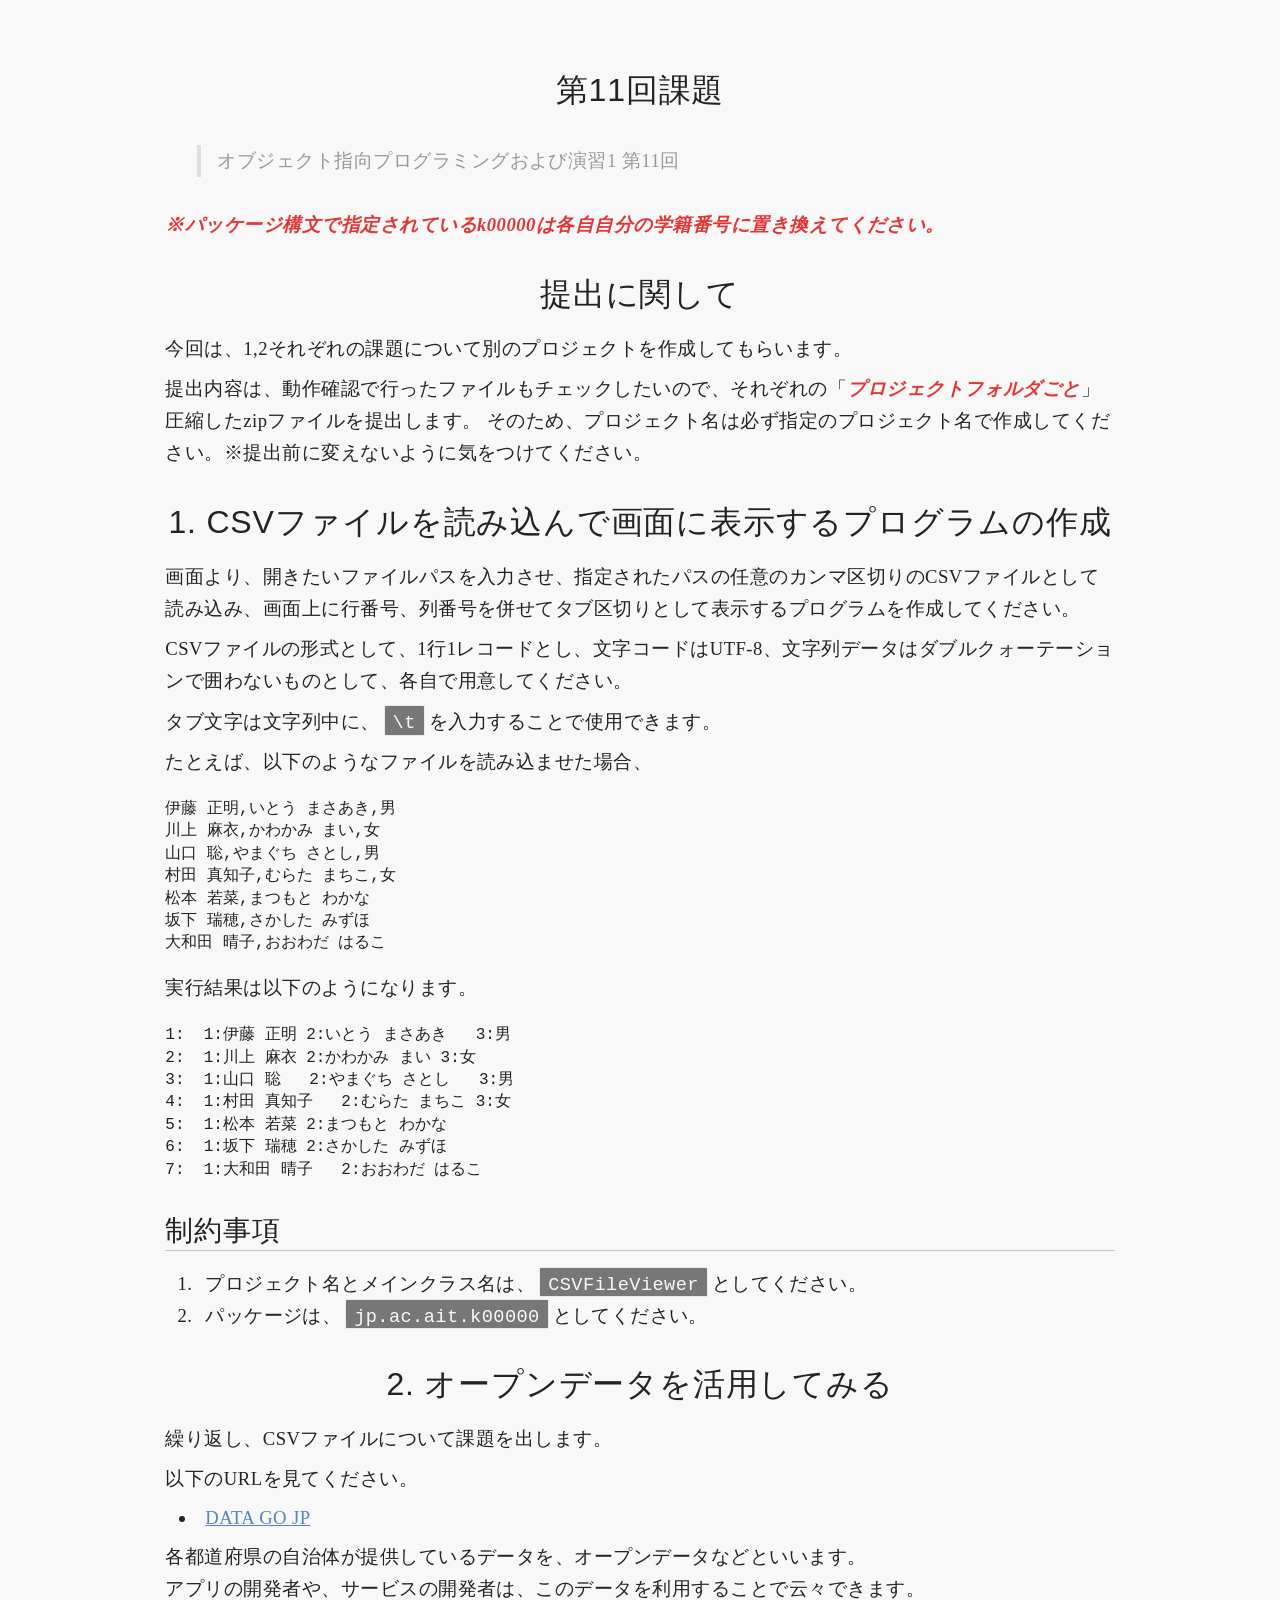
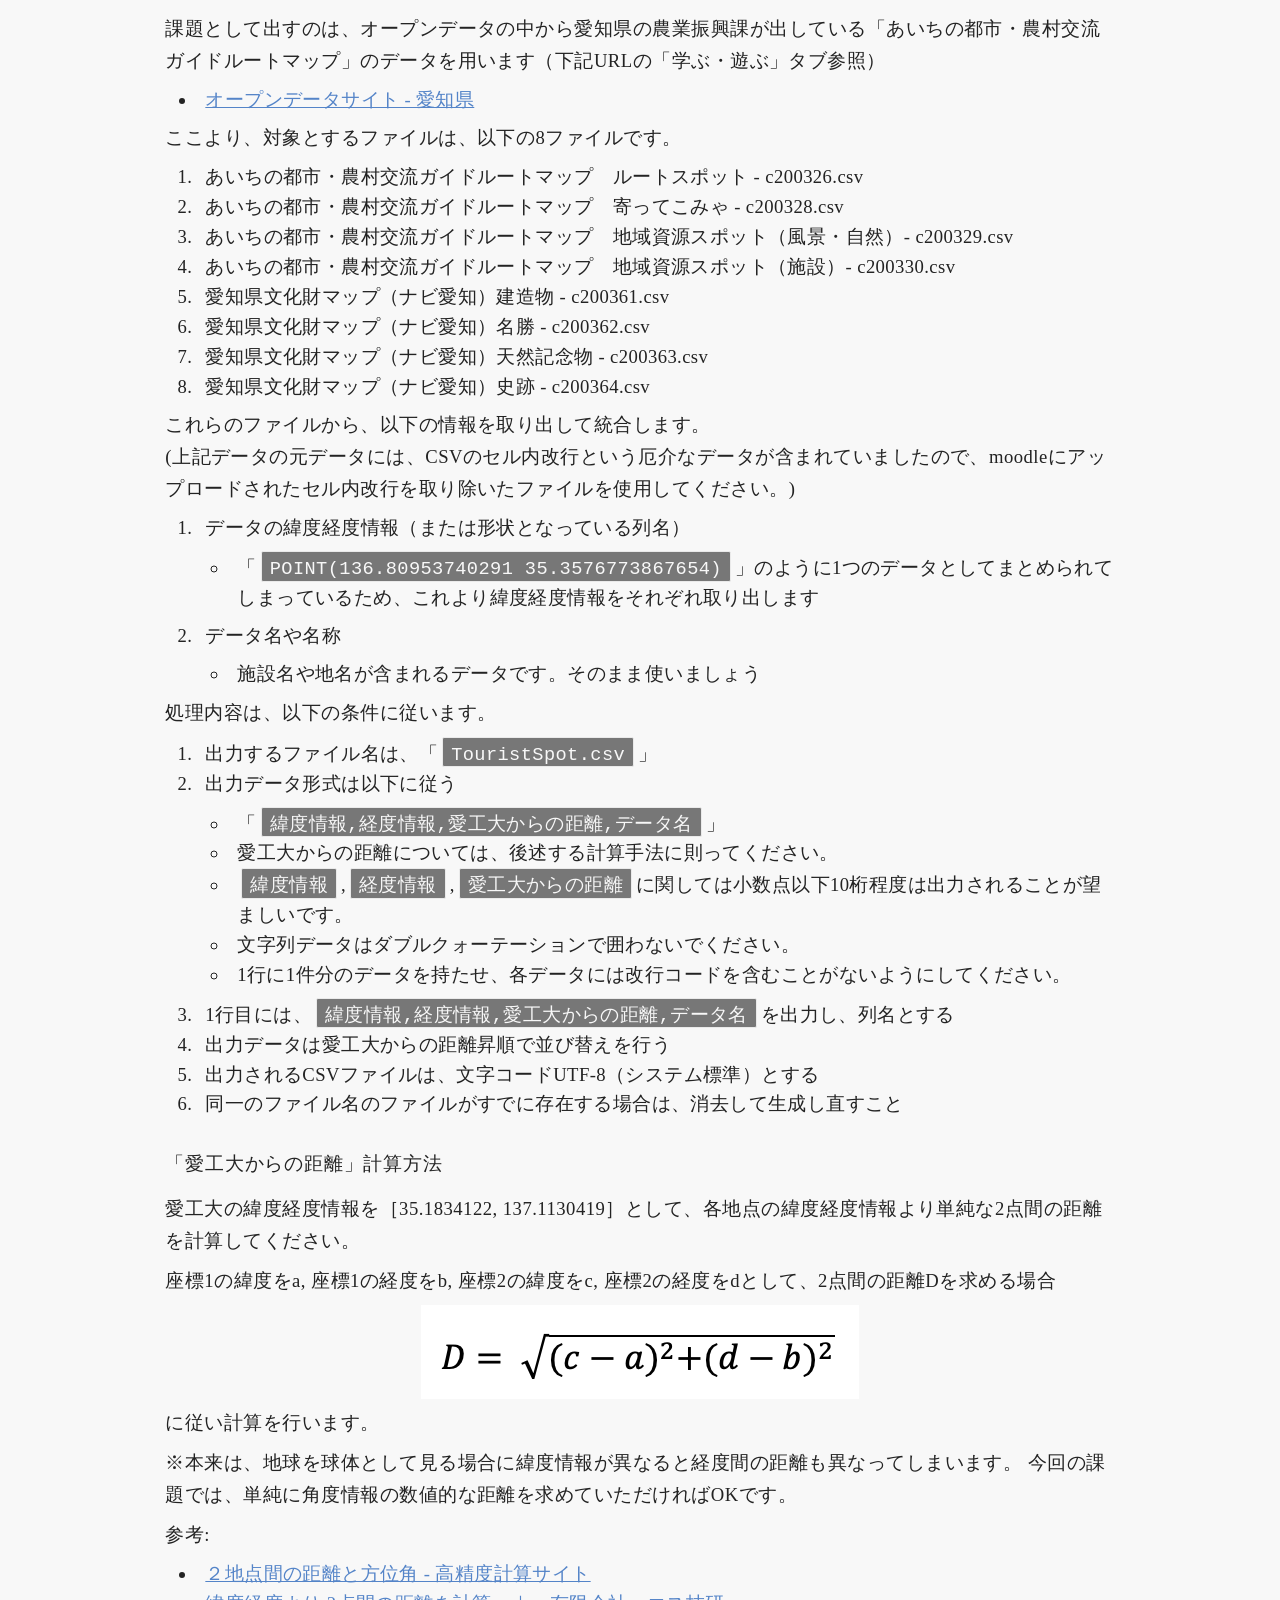
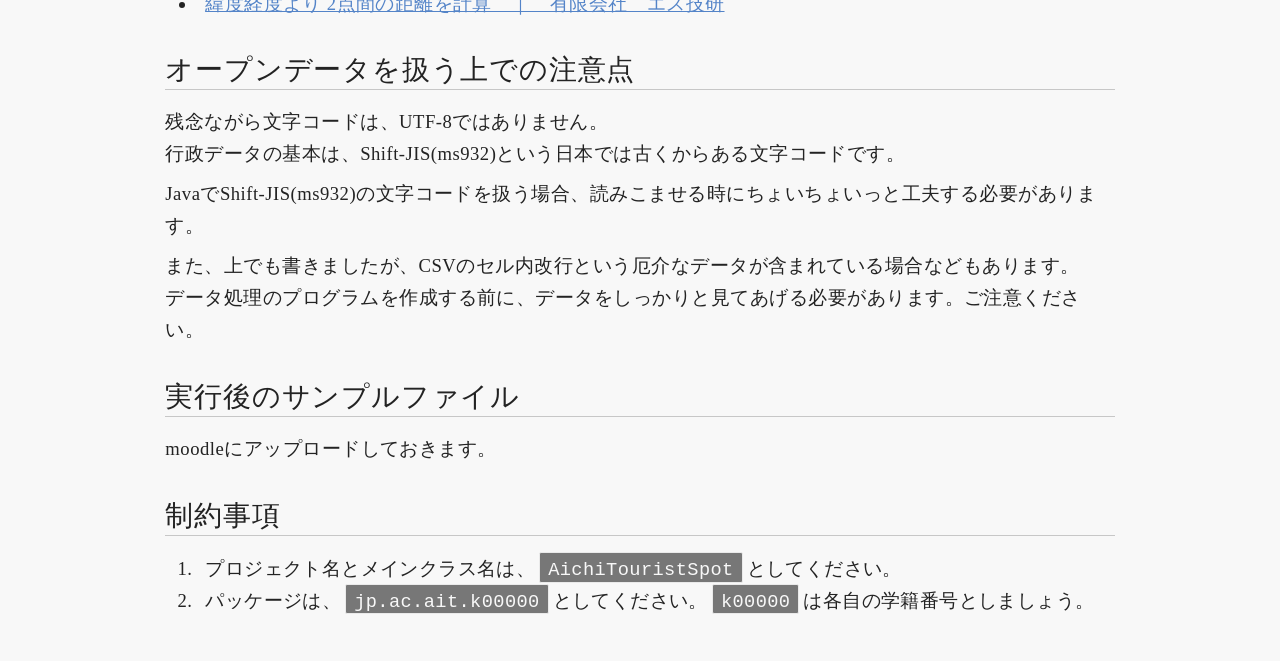
<file: 11/AichiTouristSpot/src/11-05-第11回課題.html>
<!DOCTYPE html>
<html lang="ja">
<head>
  <meta charset="utf-8">
  <meta name="viewport" content="width=device-width, initial-scale=1.0, user-scalable=yes">
  <meta name="robots" content="noindex,nofollow,noarchive">
  <meta name="generator" content="pandoc">
  <title>第11回課題</title>
  <!--[if lt IE 9]>
    <script src="http://html5shim.googlecode.com/svn/trunk/html5.js"></script>
  <![endif]-->
<style type="text/css">
*,
*::before,
*::after {
box-sizing: border-box;
}
code {
white-space: pre-wrap;
}
span.smallcaps {
font-variant: small-caps;
}
span.underline {
text-decoration: underline;
}
div.column {
display: inline-block;
vertical-align: top;
width: 50%;
}
body {
font-size: 14pt;
font-family: -apple-system, BlinkMacSystemFont, "Helvetica Neue", YuGothic, "ヒラギノ角ゴ ProN W3", Hiragino Kaku Gothic ProN,
Arial, "メイリオ", Meiryo, sans-serif;
max-width: 1024px;
margin: 0 auto;
padding: 2em;
background-color: #f8f8f8;
color: #232323;
}
hr {
height: 4px;
padding: 0;
margin: 6rem 0;
background-color: #e7e7e7;
border: 0 none;
background:
url("[data-uri]");
}
p,
table {
font-family: "游明朝", YuMincho, "ヒラギノ明朝 ProN W3", "Hiragino Mincho ProN", "HG明朝E", "ＭＳ Ｐ明朝", "ＭＳ 明朝", serif;
margin-top: 0.5rem;
margin-bottom: 0.5rem;
line-height: 2rem;
letter-spacing: 0.03rem;
}
strong {
text-decoration: none;
color: hsla(0, 75%, 55%, 1);
}
h1,
h2,
h3,
h4,
h5,
h6 {
font-weight: normal;
color: #232323;
letter-spacing: 0.05rem;
margin-top: 2rem;
}
h1 {
font-size: 2rem;
margin: 2rem auto 1rem;
text-align: center;
}
h2 {
font-size: 1.75rem;
border-bottom: 1px solid rgba(0, 0, 0, 0.2);
margin: 2rem 0 1rem;
}
h3 {
font-size: 1.5rem;
border-bottom: 1px solid rgba(0, 0, 0, 0.2);
margin: 2rem 0 1rem;
}
h4 {
font-size: 1.25rem;
margin: 2rem 0 1rem;
}
h5 {
font-size: 1.2rem;
margin: 2rem 0 1rem;
}
h6 {
font-size: 1.1rem;
margin: 2rem 0 1rem;
}
ul,
ol {
font-family: "游明朝", YuMincho, "ヒラギノ明朝 ProN W3", "Hiragino Mincho ProN", "HG明朝E", "ＭＳ Ｐ明朝", "ＭＳ 明朝", serif;
line-height: 1.6;
letter-spacing: 0.025rem;
margin-top: 0.5rem;
margin-bottom: 0.5rem;
padding-left: 2rem;
}
ul li,
ol li {
padding-left: .5rem;
}
ul ul,
ol ul,
ul ol,
ol ol {
padding-left: 1.5rem;
}
table {
border-collapse: collapse;
border: 1px solid rgba(0, 0, 0, 0.2);
max-width: 100%;
width: 100% !important;
font-size: 1rem;
overflow: auto;
}
table th {
text-align: center;
font-weight: nomal;
background-color: #f0f0f0;
color: rgba(0, 0, 0, 0.85);
border: 1px solid rgba(0, 0, 0, 0.2);
}
table tr {
border: 1px solid rgba(0, 0, 0, 0.2);
padding: 2px 8px;
}
table td {
border: 1px solid rgba(0, 0, 0, 0.2);
padding: 2px 8px;
}
a {
color: #5484c8;
}
.margin-clear {
margin-left: 0;
}
blockquote {
border-left: 4px #ddd solid;
padding: 0;
margin: 2rem;
}
blockquote * {
color: #999;
}
blockquote p {
padding: 0 1rem;
text-indent: 0;
}
img,
iframe,
figure {
max-width: 100%;
}
p img {
display: block;
max-width: 100%;
margin: 0 auto;
}
pre,
code,
var,
samp,
kbd,
.mono {
font-family: "Ricty Diminished", "Consolas", 'Courier New', Courier, Monaco, monospace;
line-height: 1.2;
}
table code,
p code,
ul code,
ol code {
display: inline-block;
border: 1px solid #eaeaea;
background-color: rgb(119, 119, 119);
color: #f8f8f8;
white-space: nowrap;
border-radius: 2px;
display: inline-block;
padding-top: 6px;
padding-left: 8px;
padding-right: 8px;
padding-bottom: 0px;
margin: 0 4px;
}
pre code {
border: 1px solid #eaeaea;
background-color: #f5f5f5;
border-radius: 2px;
margin: 0;
padding: 0;
white-space: pre-wrap;
font-size: 1rem;
}
.highlight pre {
background-color: #f5f5f5;
border: 1px solid #cccccc;
overflow: auto;
padding: 6px 10px;
border-radius: 4px;
}
div.sourceCode {
background-color: #f5f5f5;
border: 1px solid #cccccc;
margin-top: 1rem;
margin-bottom: 1rem;
border-radius: 4px;
padding: 1rem;
}
div.sourceCode pre,
div.sourceCode code {
background-color: transparent;
margin: 0;
}
pre code,
pre tt {
background-color: transparent;
border: none;
}
table.sourceCode,
tr.sourceCode,
td.lineNumbers,
td.sourceCode {
margin: 0;
padding: 0;
vertical-align: top;
border: none;
}
table.sourceCode pre {
padding: 2px;
margin: 0;
border: none;
color: inherit;
}
table.sourceCode code {
color: inherit;
}
table.sourceCode {
width: 100%;
line-height: 100%;
}
td.lineNumbers {
text-align: right;
color: #aaaaaa;
border-right: 1px solid #aaaaaa;
}
#footnotes hr {
margin-bottom: 1rem;
position: relative;
}
</style>
</head>
<body>
  <header>
  <h1 class="title">第11回課題</h1>
        </header>
<blockquote>
<p>オブジェクト指向プログラミングおよび演習1 第11回</p>
</blockquote>
<p><em><strong>※パッケージ構文で指定されているk00000は各自自分の学籍番号に置き換えてください。</strong></em></p>
<h1 id="提出に関して">提出に関して</h1>
<p>今回は、1,2それぞれの課題について別のプロジェクトを作成してもらいます。</p>
<p>提出内容は、動作確認で行ったファイルもチェックしたいので、それぞれの「<em><strong>プロジェクトフォルダごと</strong></em>」圧縮したzipファイルを提出します。
そのため、プロジェクト名は必ず指定のプロジェクト名で作成してください。※提出前に変えないように気をつけてください。</p>
<h1 id="1-csvファイルを読み込んで画面に表示するプログラムの作成">1.
CSVファイルを読み込んで画面に表示するプログラムの作成</h1>
<p>画面より、開きたいファイルパスを入力させ、指定されたパスの任意のカンマ区切りのCSVファイルとして読み込み、画面上に行番号、列番号を併せてタブ区切りとして表示するプログラムを作成してください。</p>
<p>CSVファイルの形式として、1行1レコードとし、文字コードはUTF-8、文字列データはダブルクォーテーションで囲わないものとして、各自で用意してください。</p>
<p>タブ文字は文字列中に、<code>\t</code>を入力することで使用できます。</p>
<p>たとえば、以下のようなファイルを読み込ませた場合、</p>
<pre><code>伊藤 正明,いとう まさあき,男
川上 麻衣,かわかみ まい,女
山口 聡,やまぐち さとし,男
村田 真知子,むらた まちこ,女
松本 若菜,まつもと わかな
坂下 瑞穂,さかした みずほ
大和田 晴子,おおわだ はるこ</code></pre>
<p>実行結果は以下のようになります。</p>
<pre><code>1:  1:伊藤 正明 2:いとう まさあき   3:男
2:  1:川上 麻衣 2:かわかみ まい 3:女
3:  1:山口 聡   2:やまぐち さとし   3:男
4:  1:村田 真知子   2:むらた まちこ 3:女
5:  1:松本 若菜 2:まつもと わかな
6:  1:坂下 瑞穂 2:さかした みずほ
7:  1:大和田 晴子   2:おおわだ はるこ</code></pre>
<h2 id="制約事項">制約事項</h2>
<ol type="1">
<li>プロジェクト名とメインクラス名は、<code>CSVFileViewer</code>としてください。</li>
<li>パッケージは、<code>jp.ac.ait.k00000</code>としてください。</li>
</ol>
<h1 id="2-オープンデータを活用してみる">2.
オープンデータを活用してみる</h1>
<p>繰り返し、CSVファイルについて課題を出します。</p>
<p>以下のURLを見てください。</p>
<ul>
<li><a href="https://www.data.go.jp/">DATA GO JP</a></li>
</ul>
<p>各都道府県の自治体が提供しているデータを、オープンデータなどといいます。<br />
アプリの開発者や、サービスの開発者は、このデータを利用することで云々できます。</p>
<p>課題として出すのは、オープンデータの中から愛知県の農業振興課が出している「あいちの都市・農村交流ガイドルートマップ」のデータを用います（下記URLの「学ぶ・遊ぶ」タブ参照）</p>
<ul>
<li><a href="https://maps.pref.aichi.jp/opendata.html">オープンデータサイト -
愛知県</a></li>
</ul>
<p>ここより、対象とするファイルは、以下の8ファイルです。</p>
<ol type="1">
<li>あいちの都市・農村交流ガイドルートマップ　ルートスポット -
c200326.csv</li>
<li>あいちの都市・農村交流ガイドルートマップ　寄ってこみゃ -
c200328.csv</li>
<li>あいちの都市・農村交流ガイドルートマップ　地域資源スポット（風景・自然）-
c200329.csv</li>
<li>あいちの都市・農村交流ガイドルートマップ　地域資源スポット（施設）-
c200330.csv</li>
<li>愛知県文化財マップ（ナビ愛知）建造物 - c200361.csv</li>
<li>愛知県文化財マップ（ナビ愛知）名勝 - c200362.csv</li>
<li>愛知県文化財マップ（ナビ愛知）天然記念物 - c200363.csv</li>
<li>愛知県文化財マップ（ナビ愛知）史跡 - c200364.csv</li>
</ol>
<p>これらのファイルから、以下の情報を取り出して統合します。<br />
(上記データの元データには、CSVのセル内改行という厄介なデータが含まれていましたので、moodleにアップロードされたセル内改行を取り除いたファイルを使用してください。)</p>
<ol type="1">
<li>データの緯度経度情報（または形状となっている列名）
<ul>
<li>「<code>POINT(136.80953740291 35.3576773867654)</code>」のように1つのデータとしてまとめられてしまっているため、これより緯度経度情報をそれぞれ取り出します</li>
</ul></li>
<li>データ名や名称
<ul>
<li>施設名や地名が含まれるデータです。そのまま使いましょう</li>
</ul></li>
</ol>
<p>処理内容は、以下の条件に従います。</p>
<ol type="1">
<li>出力するファイル名は、「<code>TouristSpot.csv</code>」</li>
<li>出力データ形式は以下に従う
<ul>
<li>「<code>緯度情報,経度情報,愛工大からの距離,データ名</code>」</li>
<li>愛工大からの距離については、後述する計算手法に則ってください。</li>
<li><code>緯度情報</code>,<code>経度情報</code>,<code>愛工大からの距離</code>に関しては小数点以下10桁程度は出力されることが望ましいです。</li>
<li>文字列データはダブルクォーテーションで囲わないでください。</li>
<li>1行に1件分のデータを持たせ、各データには改行コードを含むことがないようにしてください。</li>
</ul></li>
<li>1行目には、<code>緯度情報,経度情報,愛工大からの距離,データ名</code>を出力し、列名とする</li>
<li>出力データは愛工大からの距離昇順で並び替えを行う</li>
<li>出力されるCSVファイルは、文字コードUTF-8（システム標準）とする</li>
<li>同一のファイル名のファイルがすでに存在する場合は、消去して生成し直すこと</li>
</ol>
<h5 id="愛工大からの距離計算方法">「愛工大からの距離」計算方法</h5>
<p>愛工大の緯度経度情報を［35.1834122,
137.1130419］として、各地点の緯度経度情報より単純な2点間の距離を計算してください。</p>
<p>座標1の緯度をa, 座標1の経度をb, 座標2の緯度をc,
座標2の経度をdとして、2点間の距離Dを求める場合</p>
<p><img src="[data-uri]" /></p>
<p>に従い計算を行います。</p>
<p>※本来は、地球を球体として見る場合に緯度情報が異なると経度間の距離も異なってしまいます。
今回の課題では、単純に角度情報の数値的な距離を求めていただければOKです。</p>
<p>参考:</p>
<ul>
<li><a href="https://keisan.casio.jp/exec/system/1257670779">２地点間の距離と方位角
- 高精度計算サイト</a></li>
<li><a href="https://s-giken.info/distance/distance.php">緯度経度より
2点間の距離を計算　｜　有限会社　エス技研</a></li>
</ul>
<h2 id="オープンデータを扱う上での注意点">オープンデータを扱う上での注意点</h2>
<p>残念ながら文字コードは、UTF-8ではありません。<br />
行政データの基本は、Shift-JIS(ms932)という日本では古くからある文字コードです。</p>
<p>JavaでShift-JIS(ms932)の文字コードを扱う場合、読みこませる時にちょいちょいっと工夫する必要があります。</p>
<p>また、上でも書きましたが、CSVのセル内改行という厄介なデータが含まれている場合などもあります。<br />
データ処理のプログラムを作成する前に、データをしっかりと見てあげる必要があります。ご注意ください。</p>
<h2 id="実行後のサンプルファイル">実行後のサンプルファイル</h2>
<p>moodleにアップロードしておきます。</p>
<h2 id="制約事項-1">制約事項</h2>
<ol type="1">
<li>プロジェクト名とメインクラス名は、<code>AichiTouristSpot</code>としてください。</li>
<li>パッケージは、<code>jp.ac.ait.k00000</code>としてください。<code>k00000</code>は各自の学籍番号としましょう。</li>
</ol>
</body>
</html>
</file>
<file: 13/SimpleHTTPServer/www/style.css>
HTTP/1.0 200 OK
Content-Type: text/css

* {
    margin: 0;
    padding: 0;
    box-sizing: border-box;
}

body {
    height: 100vh;
    display: flex;
    justify-content: center;
    align-items: center;
}

main {
    height: 450px;
    max-height: 90vh;
    width: 800px;
    max-width: 90vw;
    border-radius: 10px;
    box-shadow: rgba(0, 0, 0, 0.1) 0px 20px 60px -10px;
    display: flex;
    justify-content: center;
    align-items: center;
    flex-direction: column;
}

h1 {
    padding: 0 3em;
    margin-bottom: 2em;
    text-align: center;
}

button {
    font-size: 1.25em;
    padding: 0.5em 1em;
}

.copyright {
    margin-top: 20px;
    text-decoration: underline;
    font-style: italic;
}
</file>
